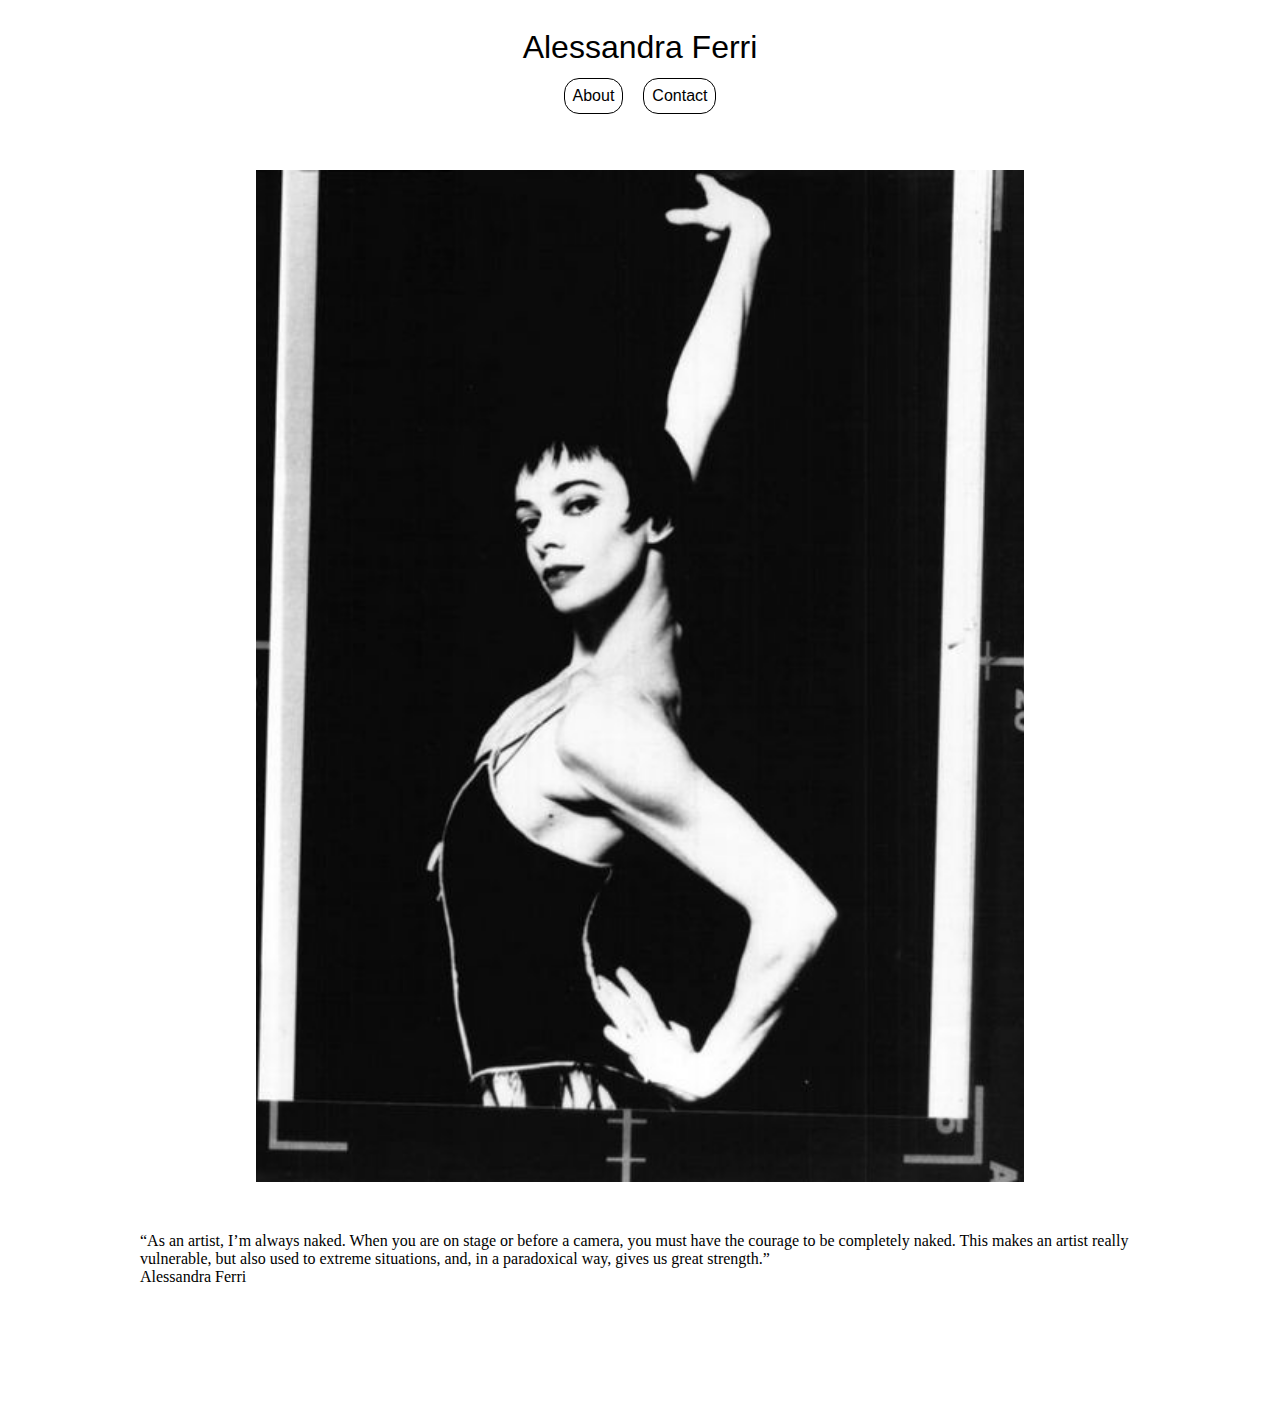
<file: Coding projectAlessandra/index.html>
<!DOCTYPE html>
<html lang="en">
<head>
    <meta charset="UTF-8">
    <meta name="viewport" content="width=device-width, initial-scale=1.0">
    <link rel="stylesheet" href="style1.css">
    <title>Alessandra Ferri</title>
</head>
<body>
    <div class="header">
        <h1> Alessandra Ferri</h1>
        <div class="navigation">
            <a href="about.html">About</a>
            <a href="contact.html">Contact</a>
        </div>
    </div>
    <section class="container">
        <div class="slider-wrapper">
            <img id="slide1" src="./picture1.jpeg" alt="alessandra ferri in carmen"/>
            <img id="slide2" src="./picture2.jpeg" alt="alessandra ferri casual"/>
            <img id="slide3" src="./picture4.jpg" alt="alessandra ferri's feet"/>
        </div>
        <div class="quote">“As an artist, I’m always naked. When you are on stage or before a camera, you must have the courage to be completely naked. This makes an artist really vulnerable, but also used to extreme situations, and, in a paradoxical way, gives us great strength.” <br> Alessandra Ferri</p>
        </div>
    </section>
</body>
</html>
</file>
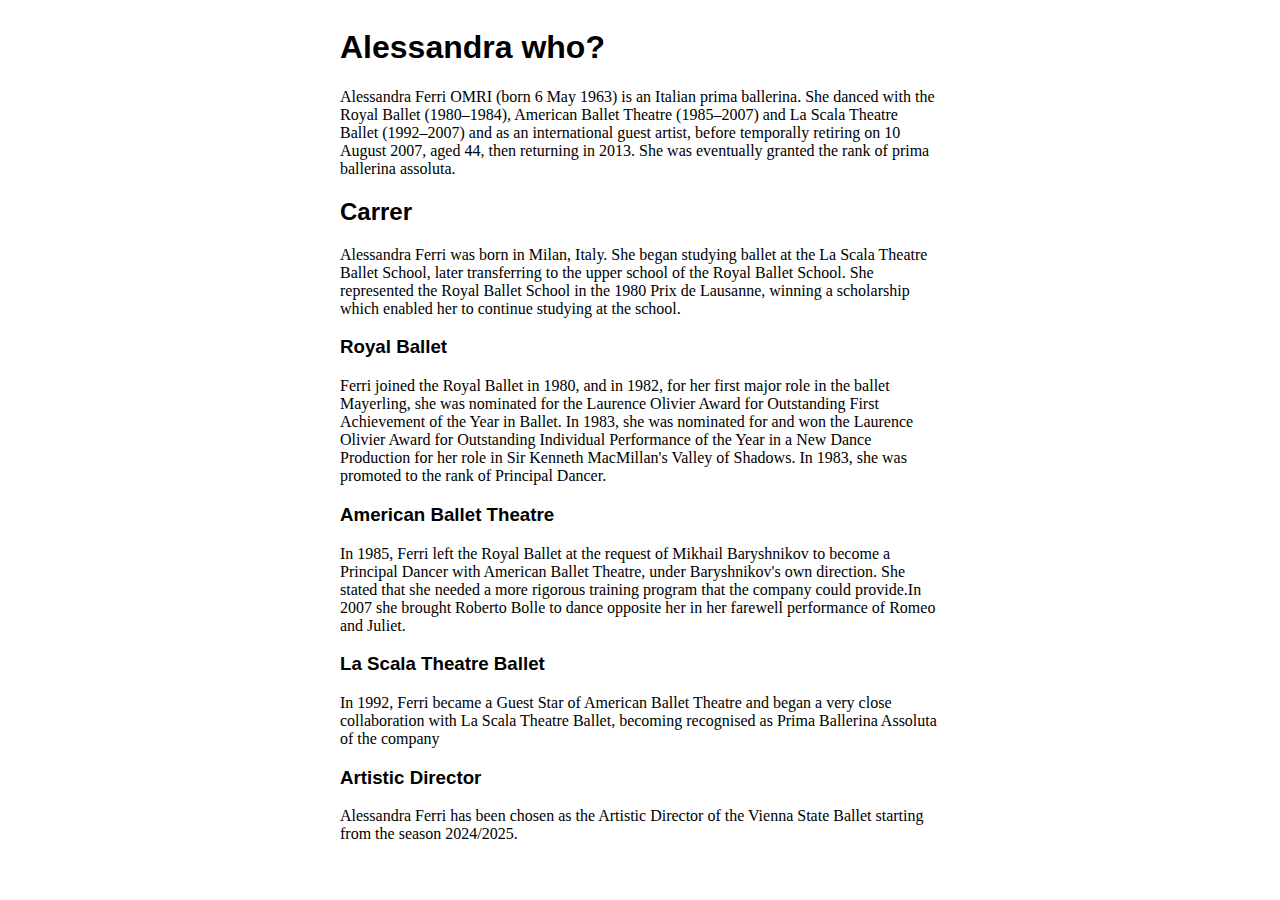
<file: Coding projectAlessandra/about.html>
<!DOCTYPE html>
<html lang="en">
<head>
    <meta charset="UTF-8">
    <meta name="viewport" content="width=device-width, initial-scale=1.0">
     <link rel="stylesheet" href="style2.css">
    <title>About</title>
</head>
<body>

<div class="container">

    <h1>Alessandra who?</h1>
   <p>Alessandra Ferri OMRI (born 6 May 1963) is an Italian prima ballerina. She danced with the Royal Ballet (1980–1984), American Ballet Theatre (1985–2007) and La Scala Theatre Ballet (1992–2007) and as an international guest artist, before temporally retiring on 10 August 2007, aged 44, then returning in 2013. She was eventually granted the rank of prima ballerina assoluta.</p>
   <h2> Carrer</h2>
    <p>Alessandra Ferri was born in Milan, Italy. She began studying ballet at the La Scala Theatre Ballet School, later transferring to the upper school of the Royal Ballet School. She represented the Royal Ballet School in the 1980 Prix de Lausanne, winning a scholarship which enabled her to continue studying at the school.
    </p>
   <h3>Royal Ballet</h3>
     <p>Ferri joined the Royal Ballet in 1980, and in 1982, for her first major role in the ballet Mayerling, she was nominated for the Laurence Olivier Award for Outstanding First Achievement of the Year in Ballet. In 1983, she was nominated for and won the Laurence Olivier Award for Outstanding Individual Performance of the Year in a New Dance Production for her role in Sir Kenneth MacMillan's Valley of Shadows. In 1983, she was promoted to the rank of Principal Dancer.
     </p>
     <h3>American Ballet Theatre</h3>
      <p>In 1985, Ferri left the Royal Ballet at the request of Mikhail Baryshnikov to become a Principal Dancer with American Ballet Theatre, under Baryshnikov's own direction. She stated that she needed a more rigorous training program that the company could provide.In 2007 she brought Roberto Bolle to dance opposite her in her farewell performance of Romeo and Juliet.
      </p>
    <h3>La Scala Theatre Ballet</h3>
      <p>In 1992, Ferri became a Guest Star of American Ballet Theatre and began a very close collaboration with La Scala Theatre Ballet, becoming recognised as Prima Ballerina Assoluta of the company
      </p>
      <h3>Artistic Director</h3>
      <p>Alessandra Ferri has been chosen as the Artistic Director of the Vienna State Ballet starting from the season 2024/2025.
     </p>
</div>
</body>
</html>
</file>
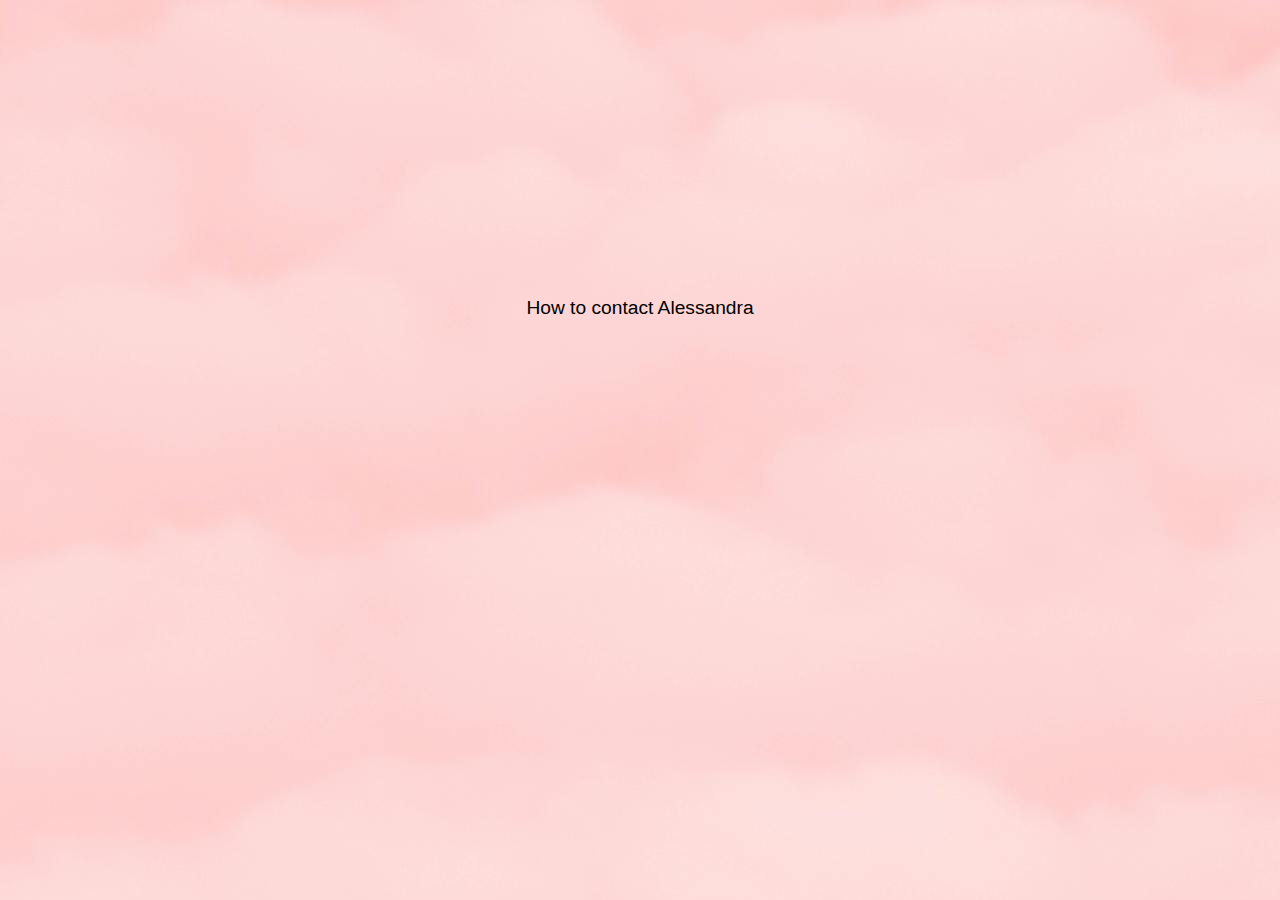
<file: Coding projectAlessandra/contact.html>
<!DOCTYPE html>
<html lang="en">
<head>
    <meta charset="UTF-8">
    <meta name="viewport" content="width=device-width, initial-scale=1.0">
    <link rel="stylesheet" href="style3.css">
    <title>Contact</title>
</head>
<body>
    <div class="container">
<a href="https://www.instagram.com/alessandraferriofficial_/?hl=en">How to contact Alessandra</a>
    </div>
</body>
</html>
</file>
<file: Coding projectAlessandra/style1.css>
.container {
    padding: 2rem;
    position: relative;
    margin: 50px;
}
h1 {
    font-family: "Josefin Sans", sans-serif;
      font-optical-sizing: auto;
      font-weight: 300;
      font-style: normal; 
      
}

.slider-wrapper {
    display: flex;
    max-width: 48rem;
    margin: 0 auto;
    overflow-x: auto;
    scroll-snap-type: x mandatory;
    scroll-behavior: smooth;
    position: relative; 
}

.slider-wrapper img {
    flex: 0 0 auto;
    width: 100%;
    height: auto;
    object-fit: cover;
}

.slider-nav {
    display: flex;
    justify-content: center;
    position: absolute;
    bottom: 0; 
    left: 50%;
    transform: translateX(-50%);
}
.header {
    position: relative;
    display: flex;
    justify-content: center;
}
.navigation {
    position: absolute;
    display: flex;
    justify-content: space-between;
    gap: 20px;
    padding: 60px;
}
.container .quote {
    margin: 50px;
   display:flex;
   justify-content:center;
}

a {
    margin-top: 10px;
    color: black;
      font-family: "Josefin Sans", sans-serif;
      font-optical-sizing: auto;
      font-weight: 100;
      font-style: normal;
      text-decoration: none;
      border:0.5px solid black;  
      border-radius: 15px;
      padding: 8px;
      
    }
a:hover{
    border:3px solid salmon;  
     color: salmon;
    border-radius: 15px;
    padding: 8px;
    font-size: larger;
   }
</file>
<file: Coding projectAlessandra/style2.css>
body {
    display:flex;
    flex-direction: column;
    justify-content: center;
    align-items: center;
}

.container {
    
    max-width: 600px;
    min-width: 300px;
}

.container :hover {
    border: 2px solid salmon;
    border-radius: 10px;
    padding: 20px;
}

section
p {
    font-family: "Josefin Sans", sans-serif;
    font-optical-sizing: auto;
    font-weight: 100;
    font-style: normal;
}
h1,h2,h3 {
    font-family: "Josefin Sans", sans-serif;
    font-optical-sizing: auto;
    font-weight: bolder;
}
</file>
<file: Coding projectAlessandra/style3.css>
body {
    background-image: url("clouds.jpg");
}

.container{
    display: flex;
    height: 600px;
    justify-content: center;
    align-items: center;

}
a:hover {
    border:3px solid salmon;  
    color: salmon;
    border-radius: 15px;
    padding: 8px;
    font-size:x-large;
}
a{
    font-family: "Josefin Sans", sans-serif;
    font-optical-sizing: auto;
    font-size: larger;
    font-weight: 100;
    font-style:normal;
    text-decoration: none;
    color: black;
}
</file>
